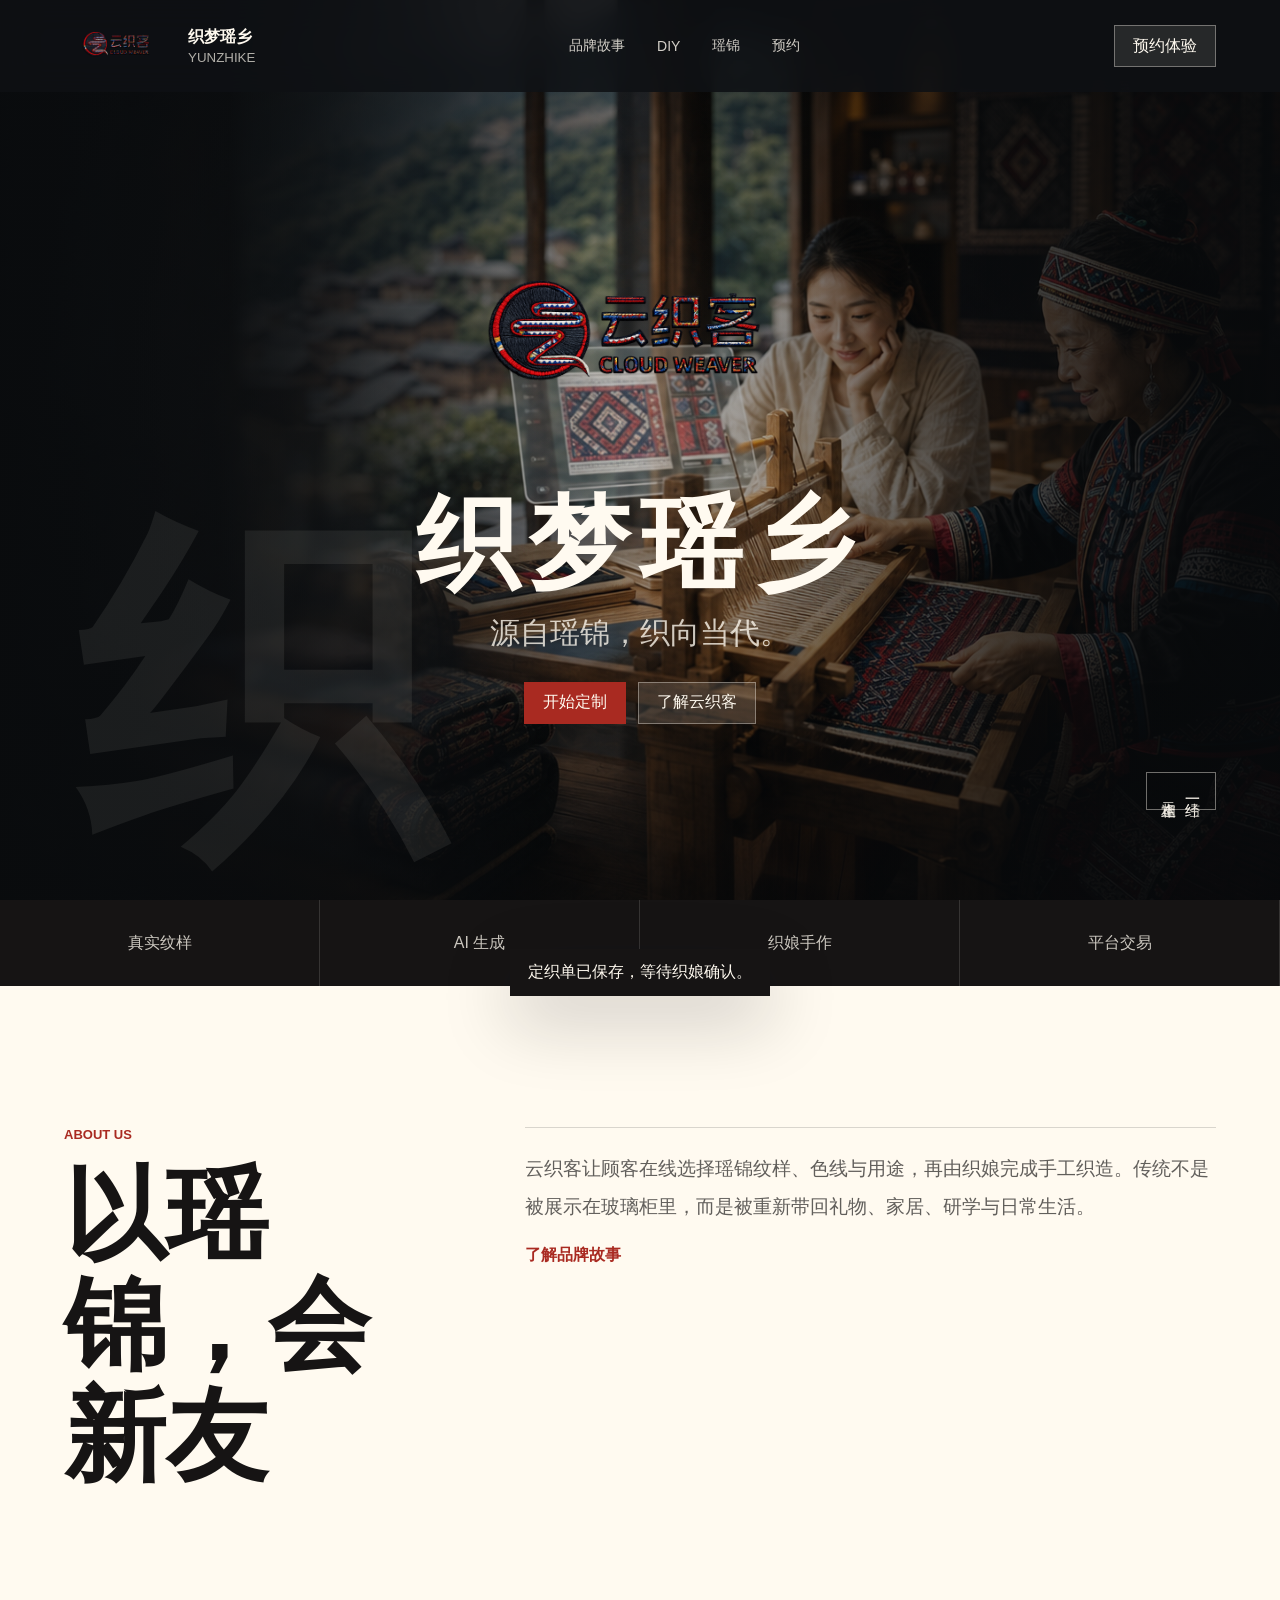
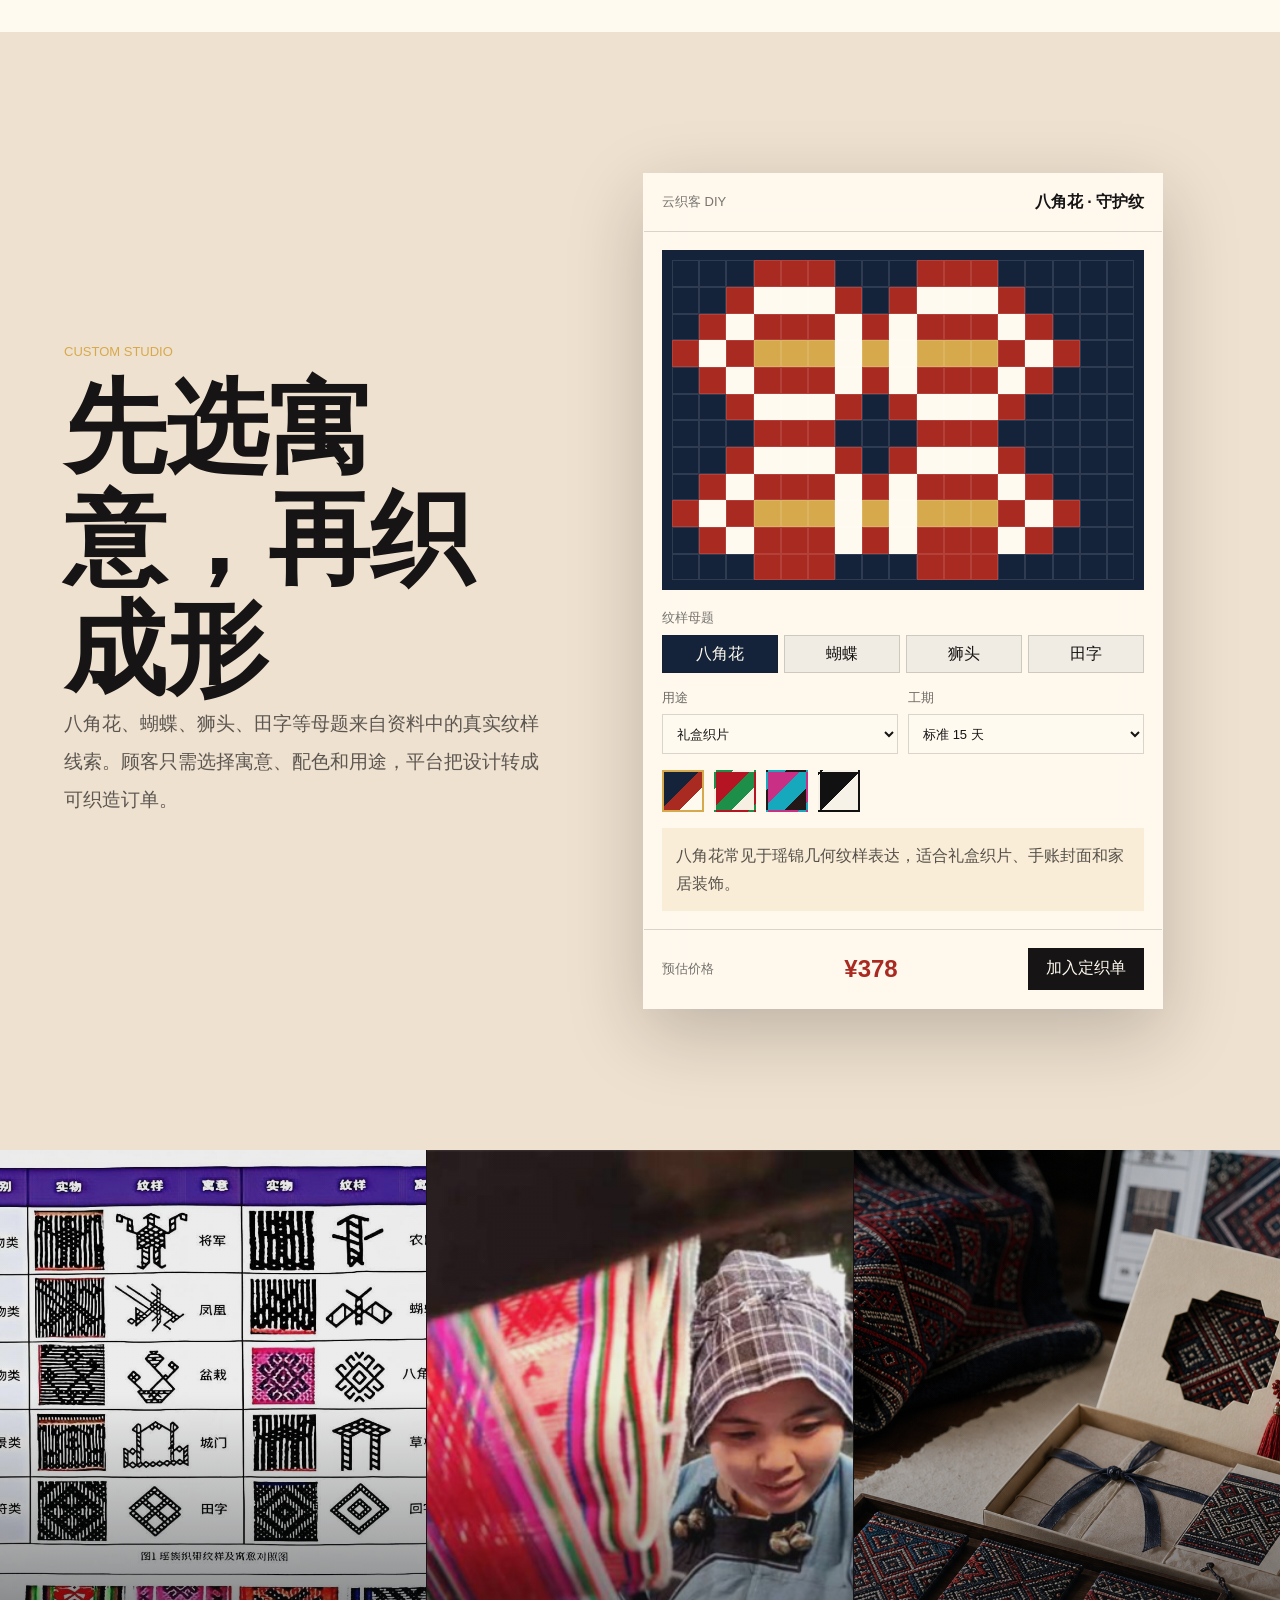
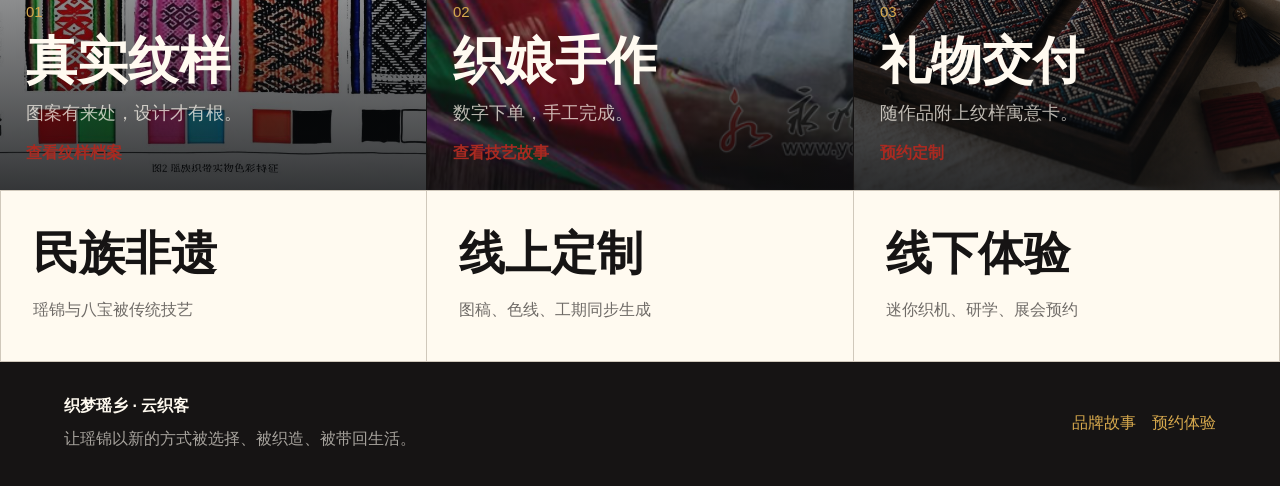
<file: index.html>
<!doctype html>
<html lang="zh-CN">
  <head>
    <meta charset="UTF-8" />
    <meta name="viewport" content="width=device-width, initial-scale=1.0" />
    <title>织梦瑶乡 · 云织客</title>
    <link rel="stylesheet" href="./styles.css" />
  </head>
  <body class="home-page">
    <header class="topbar solid">
      <a class="brand image-brand" href="./index.html" aria-label="云织客首页">
        <img src="./assets/logo.png" alt="云织客新品牌 logo" />
        <span><strong>织梦瑶乡</strong><small>YUNZHIKE</small></span>
      </a>
      <nav class="nav-links" aria-label="页面导航">
        <a href="./promotion.html">品牌故事</a>
        <a href="#designer">DIY</a>
        <a href="#craft">瑶锦</a>
        <a href="./reserve.html">预约</a>
      </nav>
      <a class="ghost-link" href="./reserve.html">预约体验</a>
    </header>

    <main>
      <section class="brand-hero">
        <img src="./assets/hero-yunjike.png" alt="瑶乡工坊中织娘正在织造瑶锦" />
        <div class="brand-veil"></div>
        <div class="hero-symbol">织</div>
        <div class="brand-hero-copy">
          <div class="hero-logo-frame">
            <img src="./assets/logo.png" alt="云织客新品牌 logo" />
          </div>
          <h1>织梦瑶乡</h1>
          <p>源自瑶锦，织向当代。</p>
          <div class="hero-actions">
            <a class="primary-action" href="#designer">开始定制</a>
            <a class="secondary-action" href="./promotion.html">了解云织客</a>
          </div>
        </div>
        <div class="vertical-seal">一经一纬<br />云上相逢</div>
      </section>

      <section class="brand-strip" aria-label="品牌关键词">
        <span>真实纹样</span>
        <span>AI 生成</span>
        <span>织娘手作</span>
        <span>平台交易</span>
      </section>

      <section class="chagee-section" id="about">
        <div class="orient-title">
          <p>ABOUT US</p>
          <h2>以瑶锦，会新友</h2>
        </div>
        <div class="orient-copy">
          <p>云织客让顾客在线选择瑶锦纹样、色线与用途，再由织娘完成手工织造。传统不是被展示在玻璃柜里，而是被重新带回礼物、家居、研学与日常生活。</p>
          <a href="./promotion.html">了解品牌故事</a>
        </div>
      </section>

      <section class="home-showcase" id="designer">
        <div class="showcase-copy">
          <p class="eyebrow">CUSTOM STUDIO</p>
          <h2>先选寓意，再织成形</h2>
          <p>八角花、蝴蝶、狮头、田字等母题来自资料中的真实纹样线索。顾客只需选择寓意、配色和用途，平台把设计转成可织造订单。</p>
        </div>
        <aside class="designer-panel inline-panel" aria-label="瑶织锦 DIY 定制面板">
          <div class="panel-head"><span>云织客 DIY</span><strong id="designName">八角花 · 守护纹</strong></div>
          <div class="loom-preview"><div class="woven-grid" id="wovenGrid"></div></div>
          <div class="control-block">
            <span class="control-label">纹样母题</span>
            <div class="segmented" role="group" aria-label="选择纹样">
              <button class="active" data-pattern="flower">八角花</button>
              <button data-pattern="butterfly">蝴蝶</button>
              <button data-pattern="lion">狮头</button>
              <button data-pattern="field">田字</button>
            </div>
          </div>
          <div class="control-row">
            <label>用途<select id="useSelect"><option value="38">香包挂件</option><option value="90" selected>礼盒织片</option><option value="160">家居挂画</option></select></label>
            <label>工期<select id="timeSelect"><option value="0">标准 15 天</option><option value="80">加急 7 天</option><option value="150">展会急单 3 天</option></select></label>
          </div>
          <div class="swatches" aria-label="选择配色">
            <button class="swatch active" data-palette="classic" aria-label="靛蓝朱红"></button>
            <button class="swatch green" data-palette="spring" aria-label="红绿生机"></button>
            <button class="swatch cyan" data-palette="festival" aria-label="玫红青蓝"></button>
            <button class="swatch ink" data-palette="ink" aria-label="黑白古纹"></button>
          </div>
          <div class="design-note" id="designNote">八角花常见于瑶锦几何纹样表达，适合礼盒织片、手账封面和家居装饰。</div>
          <div class="checkout-strip"><span>预估价格</span><strong id="price">¥418</strong><button id="saveDesign">加入定织单</button></div>
        </aside>
      </section>

      <section class="visual-chapters" id="craft">
        <article>
          <img src="./assets/pattern-reference.jpg" alt="资料中的瑶锦纹样图谱" />
          <div><span>01</span><h2>真实纹样</h2><p>图案有来处，设计才有根。</p><a href="./promotion.html#archive">查看纹样档案</a></div>
        </article>
        <article>
          <img src="./assets/sourced/jianghua-weaving.png" alt="织娘织造瑶锦" />
          <div><span>02</span><h2>织娘手作</h2><p>数字下单，手工完成。</p><a href="./promotion.html#craft-story">查看技艺故事</a></div>
        </article>
        <article>
          <img src="./assets/promo-product.png" alt="瑶锦定制礼盒" />
          <div><span>03</span><h2>礼物交付</h2><p>随作品附上纹样寓意卡。</p><a href="./reserve.html">预约定制</a></div>
        </article>
      </section>

      <section class="impact-band">
        <div><strong>民族非遗</strong><span>瑶锦与八宝被传统技艺</span></div>
        <div><strong>线上定制</strong><span>图稿、色线、工期同步生成</span></div>
        <div><strong>线下体验</strong><span>迷你织机、研学、展会预约</span></div>
      </section>
    </main>

    <footer class="site-footer">
      <div><strong>织梦瑶乡 · 云织客</strong><p>让瑶锦以新的方式被选择、被织造、被带回生活。</p></div>
      <div class="footer-links"><a href="./promotion.html">品牌故事</a><a href="./reserve.html">预约体验</a></div>
    </footer>
    <div class="toast" id="toast" role="status" aria-live="polite">定织单已保存，等待织娘确认。</div>
    <script src="./script.js"></script>
  </body>
</html>
</file>
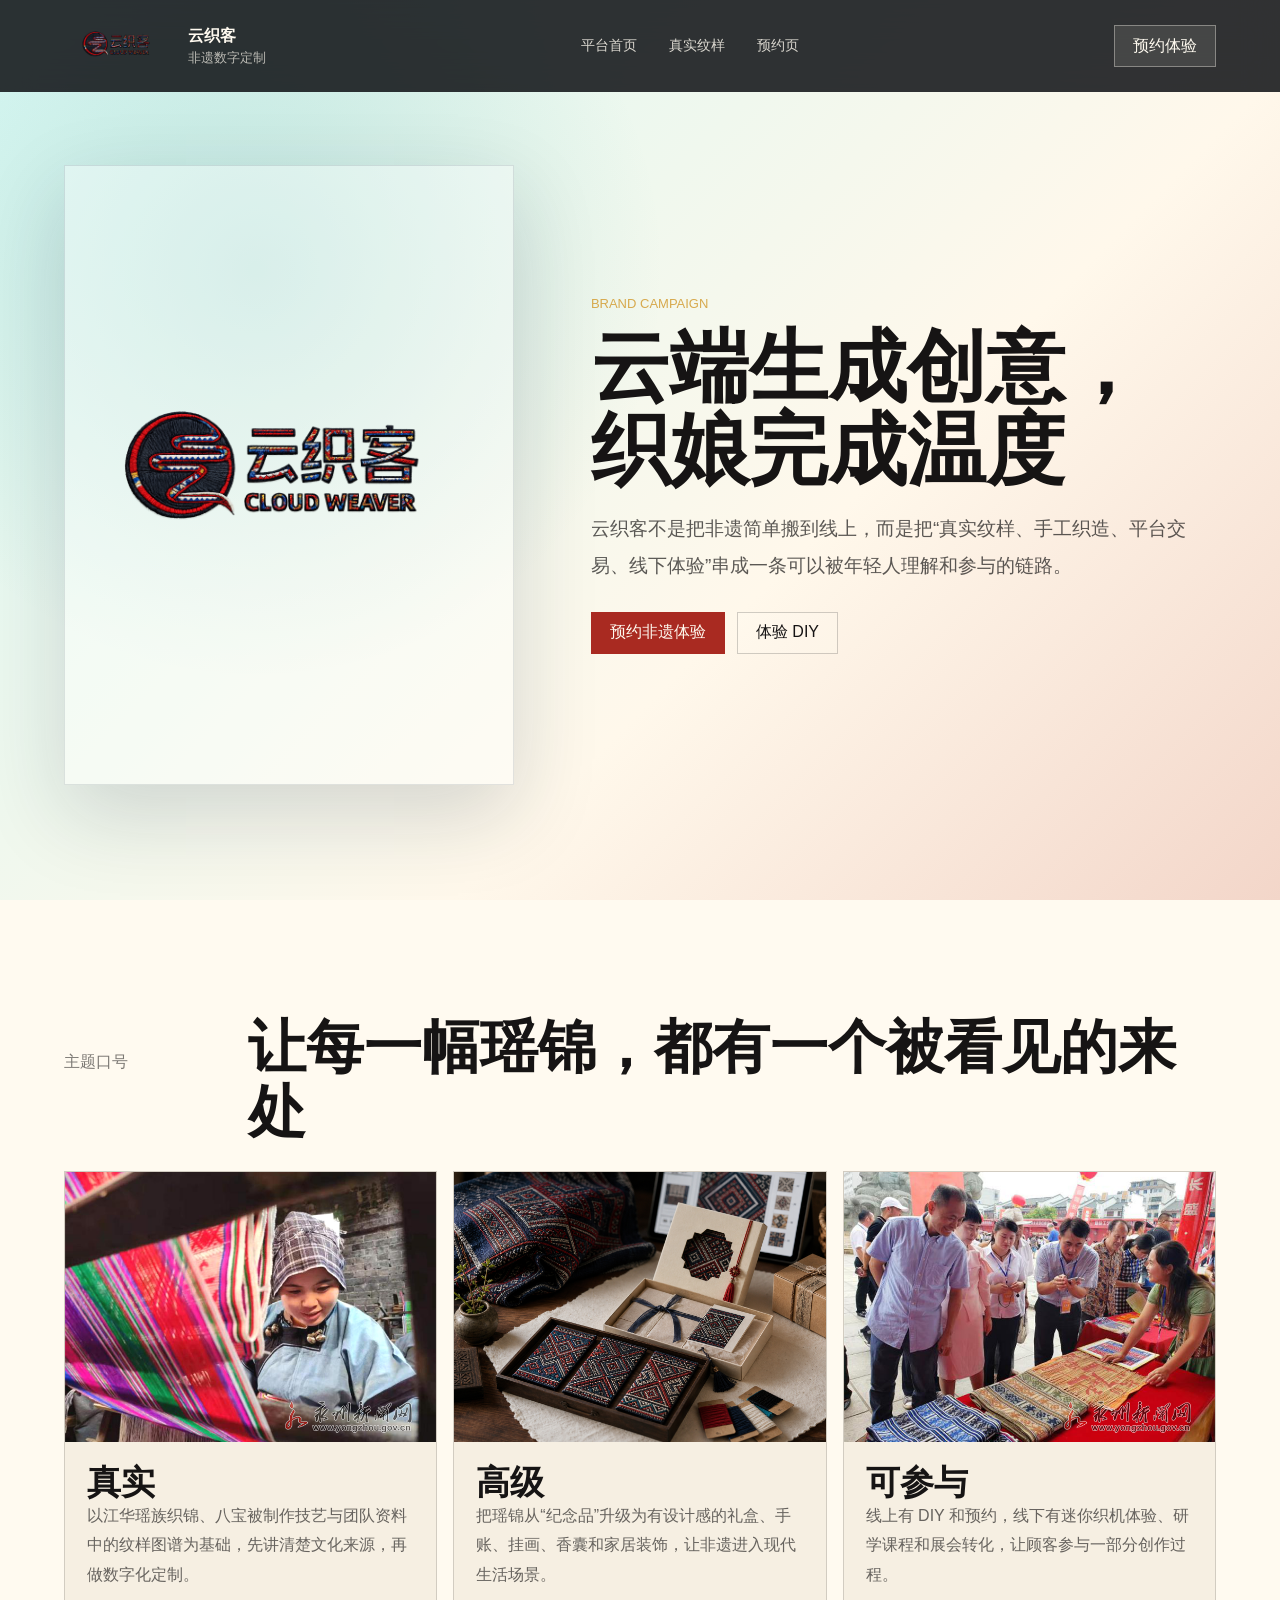
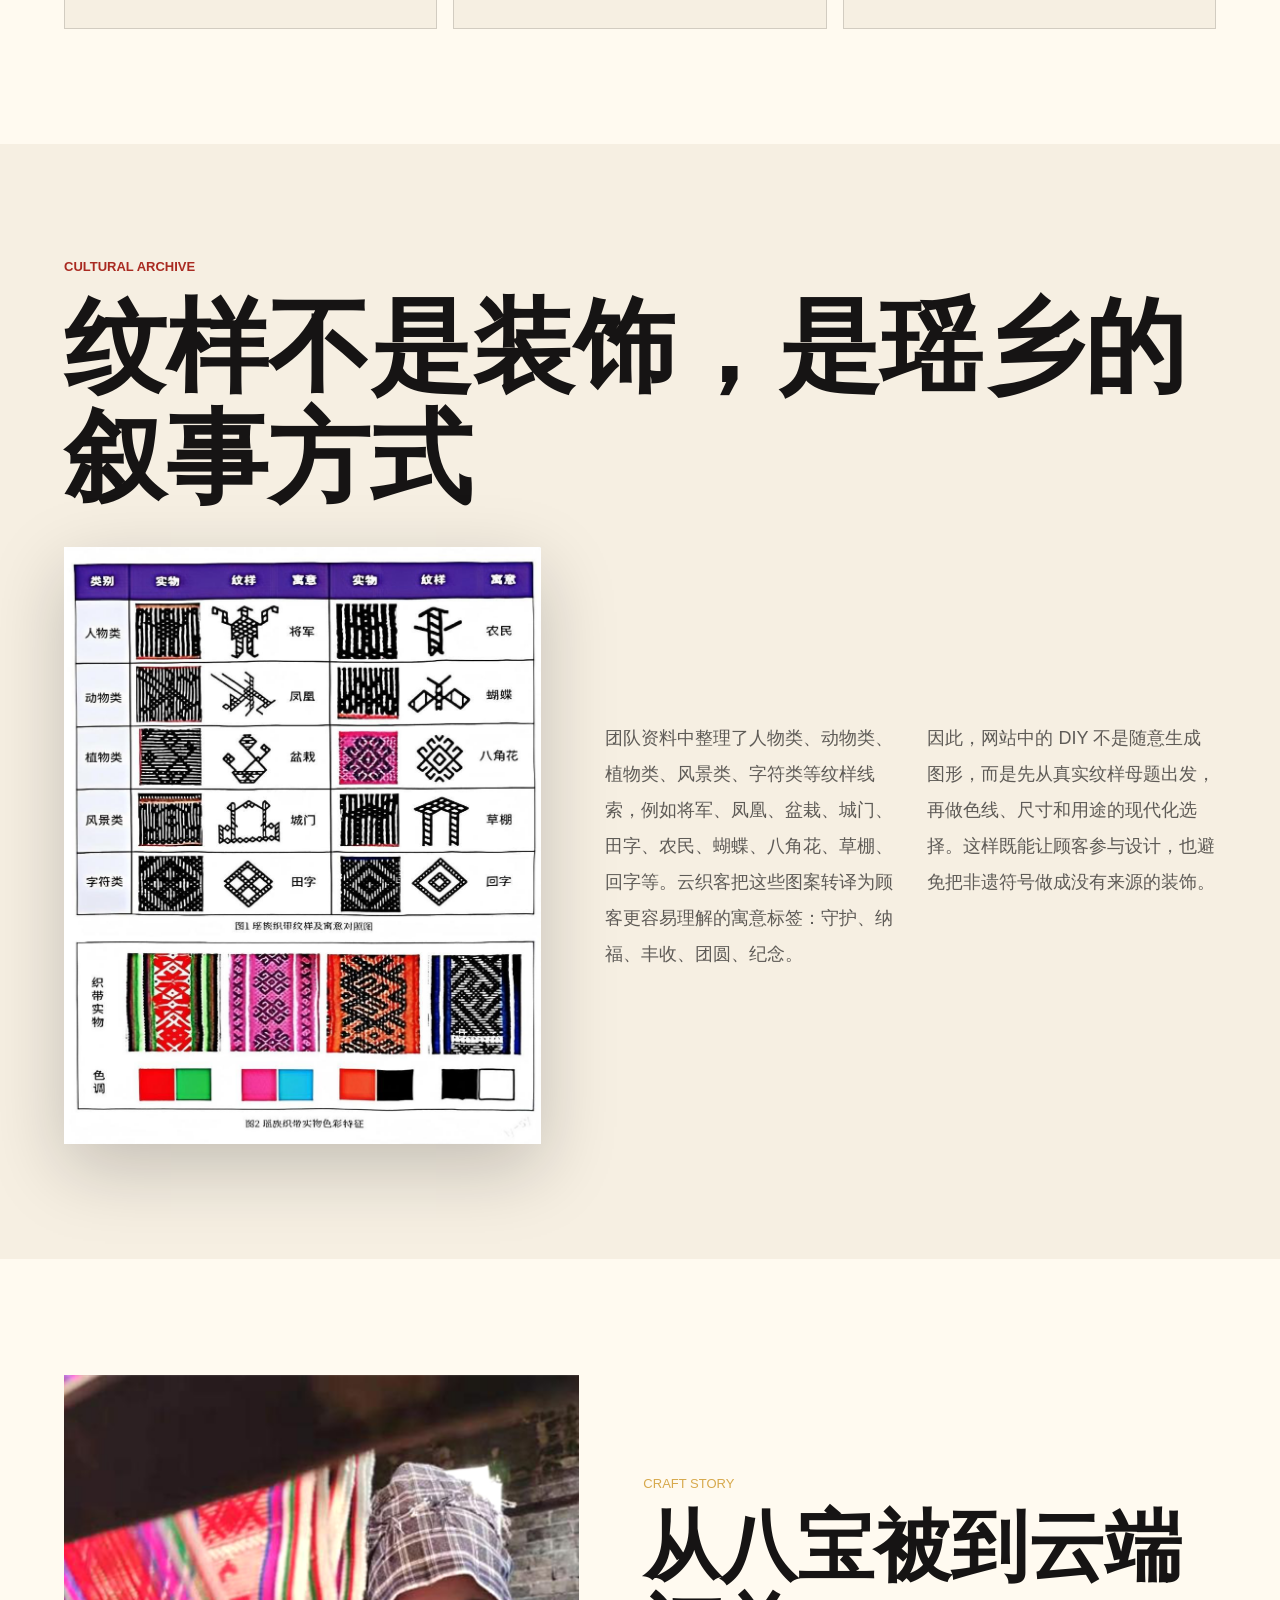
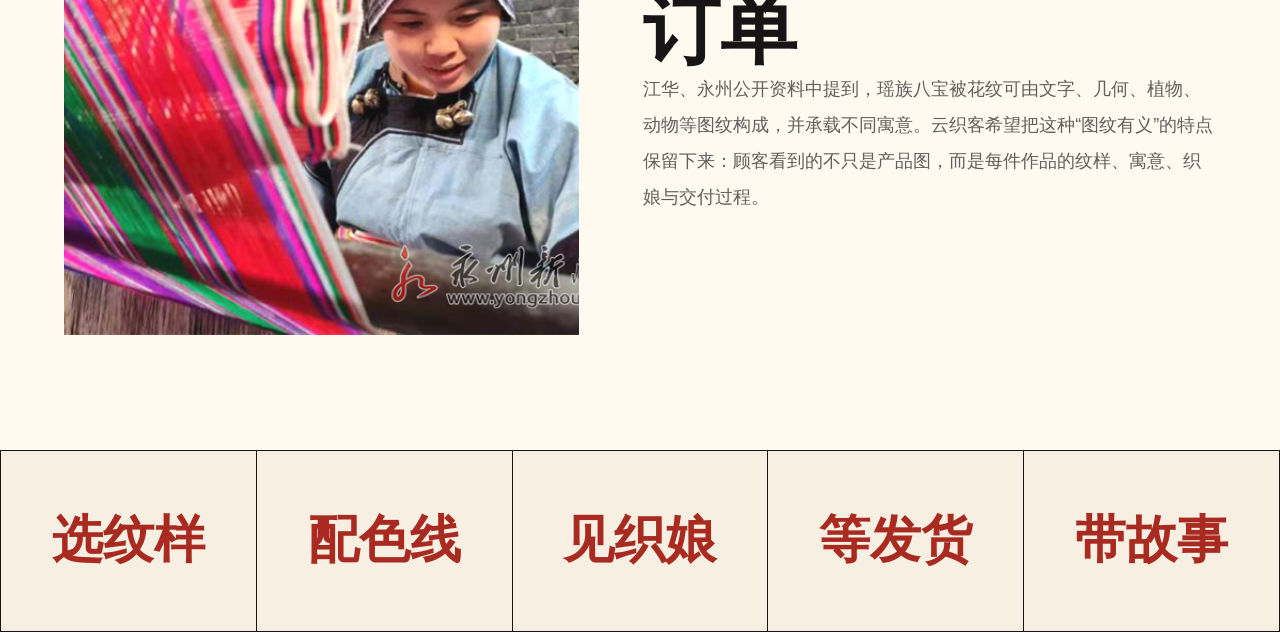
<file: promotion.html>
<!doctype html>
<html lang="zh-CN">
  <head>
    <meta charset="UTF-8" />
    <meta name="viewport" content="width=device-width, initial-scale=1.0" />
    <title>云织客 · 品牌宣传页</title>
    <link rel="stylesheet" href="./styles.css" />
  </head>
  <body class="promo-page">
    <header class="topbar solid">
      <a class="brand image-brand" href="./index.html"><img src="./assets/logo.png" alt="云织客新品牌 logo" /><span><strong>云织客</strong><small>非遗数字定制</small></span></a>
      <nav class="nav-links"><a href="./index.html">平台首页</a><a href="./index.html#real-patterns">真实纹样</a><a href="./reserve.html">预约页</a></nav>
      <a class="ghost-link" href="./reserve.html">预约体验</a>
    </header>

    <main>
      <section class="promo-hero">
        <div class="promo-logo-stage">
          <img src="./assets/logo.png" alt="云织客新品牌 logo 主视觉" />
        </div>
        <div class="promo-copy">
          <p class="eyebrow">Brand Campaign</p>
          <h1>云端生成创意，织娘完成温度</h1>
          <p>云织客不是把非遗简单搬到线上，而是把“真实纹样、手工织造、平台交易、线下体验”串成一条可以被年轻人理解和参与的链路。</p>
          <div class="hero-actions"><a class="primary-action" href="./reserve.html">预约非遗体验</a><a class="secondary-action" href="./index.html#designer">体验 DIY</a></div>
        </div>
      </section>

      <section class="section campaign-section">
        <div class="campaign-line">
          <span>主题口号</span>
          <strong>让每一幅瑶锦，都有一个被看见的来处</strong>
        </div>
        <div class="campaign-grid">
          <article><img src="./assets/sourced/jianghua-weaving.png" alt="织娘织造八宝被" /><h2>真实</h2><p>以江华瑶族织锦、八宝被制作技艺与团队资料中的纹样图谱为基础，先讲清楚文化来源，再做数字化定制。</p></article>
          <article><img src="./assets/promo-product.png" alt="瑶锦定制礼盒宣传图" /><h2>高级</h2><p>把瑶锦从“纪念品”升级为有设计感的礼盒、手账、挂画、香囊和家居装饰，让非遗进入现代生活场景。</p></article>
          <article><img src="./assets/sourced/jianghua-exhibit.png" alt="非遗展示现场" /><h2>可参与</h2><p>线上有 DIY 和预约，线下有迷你织机体验、研学课程和展会转化，让顾客参与一部分创作过程。</p></article>
        </div>
      </section>

      <section class="section archive-section" id="archive">
        <div class="orient-title">
          <p>CULTURAL ARCHIVE</p>
          <h2>纹样不是装饰，是瑶乡的叙事方式</h2>
        </div>
        <div class="archive-layout">
          <img src="./assets/pattern-reference.jpg" alt="团队资料中的瑶族织锦纹样图谱" />
          <div class="archive-copy">
            <p>团队资料中整理了人物类、动物类、植物类、风景类、字符类等纹样线索，例如将军、凤凰、盆栽、城门、田字、农民、蝴蝶、八角花、草棚、回字等。云织客把这些图案转译为顾客更容易理解的寓意标签：守护、纳福、丰收、团圆、纪念。</p>
            <p>因此，网站中的 DIY 不是随意生成图形，而是先从真实纹样母题出发，再做色线、尺寸和用途的现代化选择。这样既能让顾客参与设计，也避免把非遗符号做成没有来源的装饰。</p>
          </div>
        </div>
      </section>

      <section class="section craft-story" id="craft-story">
        <div class="story-panel">
          <img src="./assets/sourced/jianghua-weaving.png" alt="江华瑶族织锦织造现场" />
          <div>
            <p class="eyebrow">CRAFT STORY</p>
            <h2>从八宝被到云端订单</h2>
            <p>江华、永州公开资料中提到，瑶族八宝被花纹可由文字、几何、植物、动物等图纹构成，并承载不同寓意。云织客希望把这种“图纹有义”的特点保留下来：顾客看到的不只是产品图，而是每件作品的纹样、寓意、织娘与交付过程。</p>
          </div>
        </div>
      </section>

      <section class="section slogan-wall">
        <p>选纹样</p><p>配色线</p><p>见织娘</p><p>等发货</p><p>带故事</p>
      </section>
    </main>
  </body>
</html>
</file>
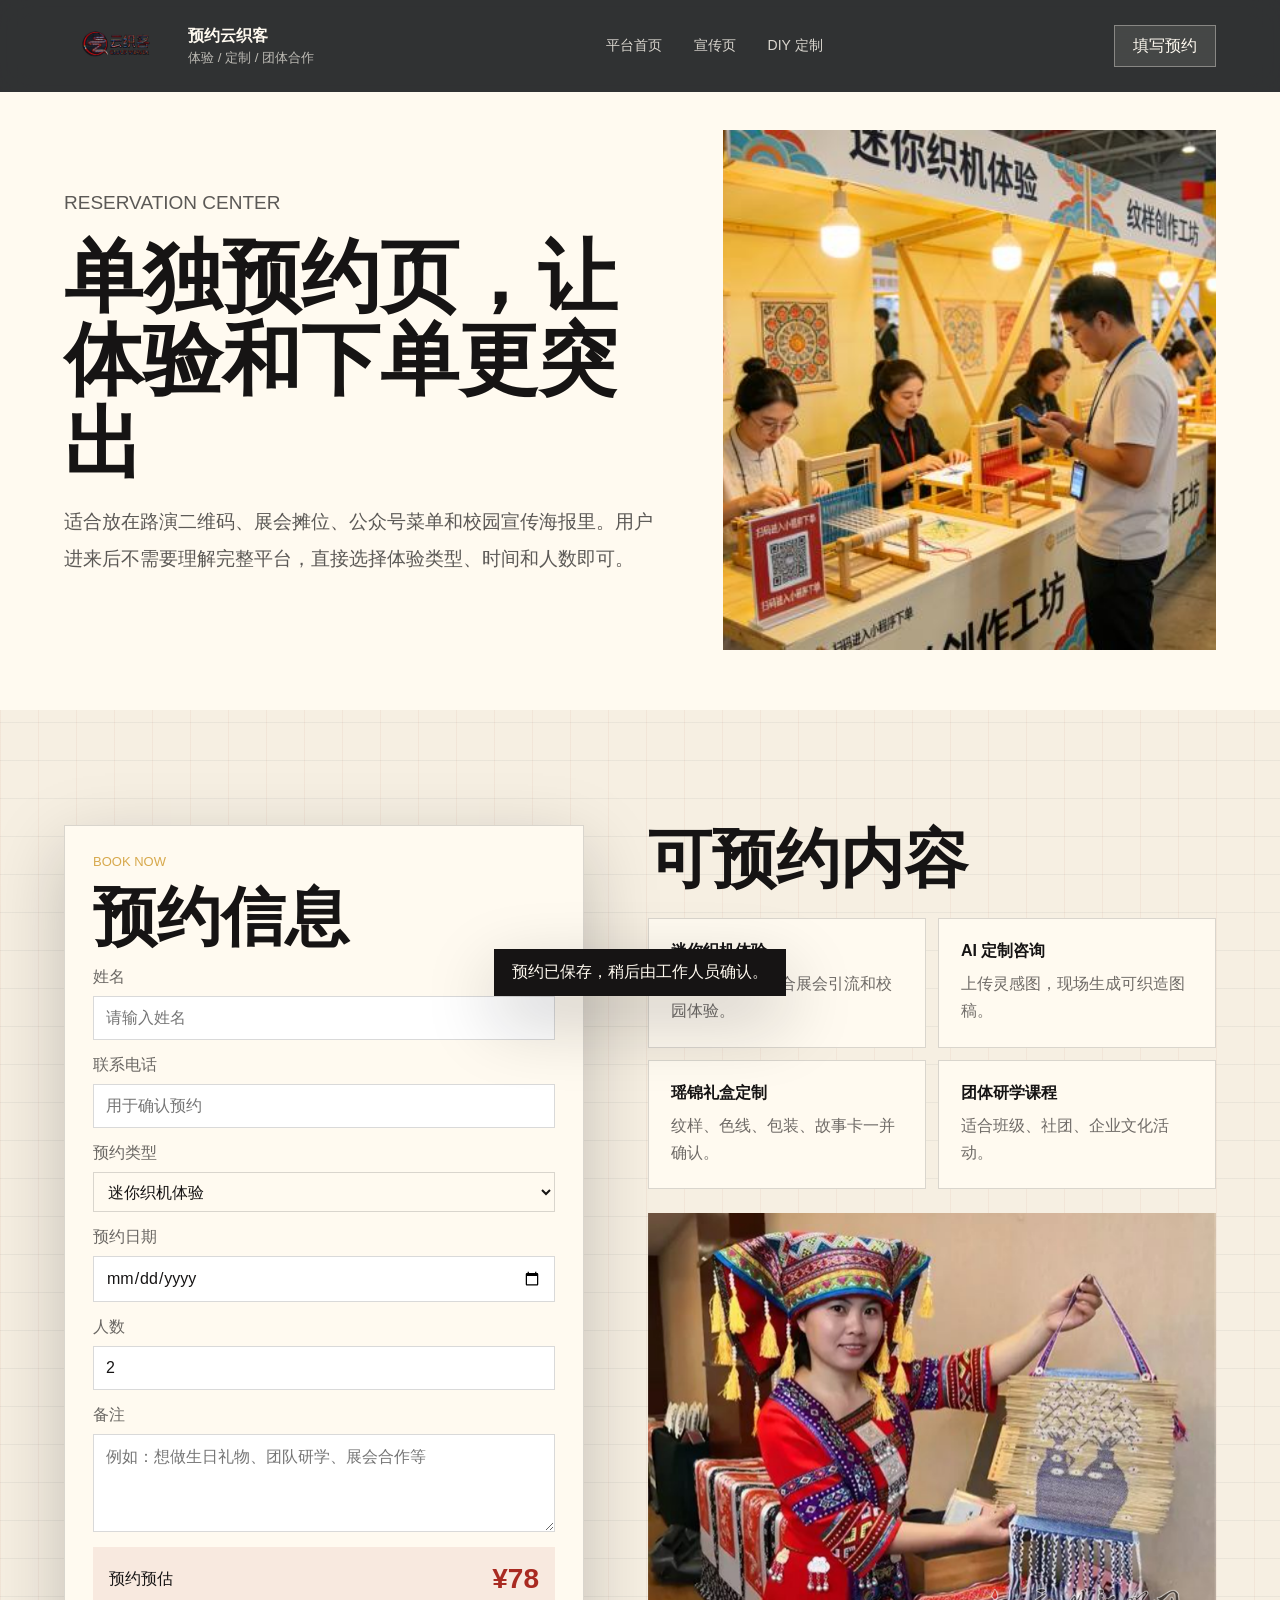
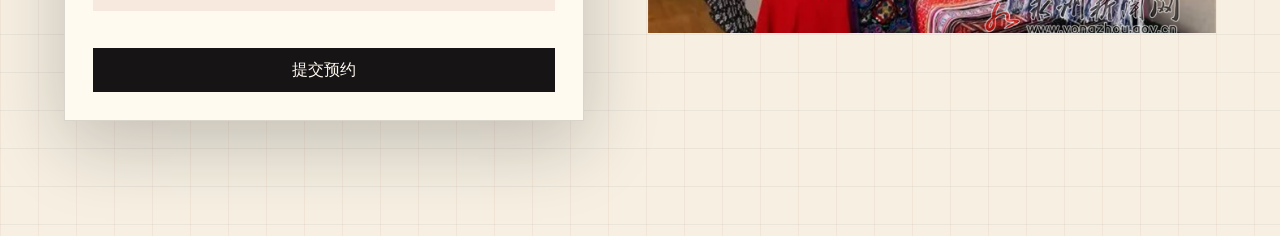
<file: reserve.html>
<!doctype html>
<html lang="zh-CN">
  <head>
    <meta charset="UTF-8" />
    <meta name="viewport" content="width=device-width, initial-scale=1.0" />
    <title>云织客 · 预约页面</title>
    <link rel="stylesheet" href="./styles.css" />
  </head>
  <body>
    <header class="topbar solid">
      <a class="brand image-brand" href="./index.html"><img src="./assets/logo.png" alt="云织客新品牌 logo" /><span><strong>预约云织客</strong><small>体验 / 定制 / 团体合作</small></span></a>
      <nav class="nav-links"><a href="./index.html">平台首页</a><a href="./promotion.html">宣传页</a><a href="./index.html#designer">DIY 定制</a></nav>
      <a class="ghost-link" href="#reserveForm">填写预约</a>
    </header>

    <main>
      <section class="reserve-hero">
        <div>
          <p class="eyebrow">Reservation Center</p>
          <h1>单独预约页，让体验和下单更突出</h1>
          <p>适合放在路演二维码、展会摊位、公众号菜单和校园宣传海报里。用户进来后不需要理解完整平台，直接选择体验类型、时间和人数即可。</p>
        </div>
        <img src="./assets/workshop-market.jpg" alt="非遗展会互动体验摊位" />
      </section>

      <section class="section reservation-layout">
        <form class="reserve-form" id="reserveForm">
          <div class="form-head">
            <p class="eyebrow">Book Now</p>
            <h2>预约信息</h2>
          </div>
          <label>姓名<input id="guestName" required placeholder="请输入姓名" /></label>
          <label>联系电话<input id="guestPhone" required placeholder="用于确认预约" /></label>
          <label>预约类型<select id="reserveType"><option value="39">迷你织机体验</option><option value="99">AI 定制咨询</option><option value="199">瑶锦礼盒定制</option><option value="499">团体研学课程</option></select></label>
          <label>预约日期<input id="reserveDate" type="date" required /></label>
          <label>人数<input id="reservePeople" type="number" min="1" max="50" value="2" /></label>
          <label>备注<textarea id="reserveNote" rows="4" placeholder="例如：想做生日礼物、团队研学、展会合作等"></textarea></label>
          <div class="reserve-total"><span>预约预估</span><strong id="reservePrice">¥78</strong></div>
          <button class="ink-action full" type="submit">提交预约</button>
        </form>

        <aside class="reserve-side">
          <h2>可预约内容</h2>
          <div class="slot-list">
            <div><strong>迷你织机体验</strong><span>30-45 分钟，适合展会引流和校园体验。</span></div>
            <div><strong>AI 定制咨询</strong><span>上传灵感图，现场生成可织造图稿。</span></div>
            <div><strong>瑶锦礼盒定制</strong><span>纹样、色线、包装、故事卡一并确认。</span></div>
            <div><strong>团体研学课程</strong><span>适合班级、社团、企业文化活动。</span></div>
          </div>
          <img src="./assets/sourced/jianghua-work.png" alt="瑶锦研学体验现场" />
        </aside>
      </section>
    </main>
    <div class="toast" id="toast" role="status" aria-live="polite">预约已保存，稍后由工作人员确认。</div>
    <script src="./script.js"></script>
  </body>
</html>
</file>
<file: styles.css>
:root {
  --ink: #161414;
  --paper: #f6efe2;
  --ivory: #fffaf0;
  --red: #a92a21;
  --indigo: #15233a;
  --teal: #1c8f8b;
  --gold: #d7a94d;
  --moss: #5b7a42;
  --line: rgba(22, 20, 20, 0.16);
  --shadow: 0 24px 70px rgba(17, 18, 22, 0.22);
}

/* Brand-home redesign inspired by premium new-Chinese official sites. */
.home-page {
  background: #f4eadb;
}

.brand-hero {
  position: relative;
  min-height: 100vh;
  overflow: hidden;
  display: grid;
  place-items: center;
  padding: 120px clamp(18px, 5vw, 70px) 70px;
  color: var(--ivory);
  text-align: center;
}

.brand-hero > img,
.brand-veil {
  position: absolute;
  inset: 0;
}

.brand-hero > img {
  width: 100%;
  height: 100%;
  object-fit: cover;
  z-index: -2;
}

.brand-veil {
  z-index: -1;
  background:
    radial-gradient(circle at 50% 45%, rgba(255, 250, 240, 0.04), rgba(8, 10, 12, 0.34) 34%, rgba(8, 10, 12, 0.74) 76%),
    linear-gradient(90deg, rgba(8, 10, 12, 0.74), rgba(8, 10, 12, 0.1), rgba(8, 10, 12, 0.72));
}

.hero-symbol {
  position: absolute;
  inset: auto auto 7vh 6vw;
  color: rgba(255, 250, 240, 0.07);
  font-size: clamp(180px, 28vw, 420px);
  line-height: 0.8;
  font-weight: 900;
}

.brand-hero-copy {
  position: relative;
  display: flex;
  width: min(980px, 100%);
  max-width: 980px;
  flex-direction: column;
  align-items: center;
}

.hero-logo-frame {
  width: min(340px, 52vw);
}

.hero-logo-frame img {
  display: block;
  width: 100%;
  height: auto;
  object-fit: contain;
}

.brand-hero-copy h1 {
  margin: 44px 0 22px;
  font-size: clamp(64px, 8vw, 112px);
  line-height: 0.92;
  letter-spacing: 0.1em;
  font-weight: 800;
  text-shadow: 0 10px 32px rgba(0, 0, 0, 0.28);
}

.brand-hero-copy p:not(.eyebrow):not(.hero-kicker) {
  margin-bottom: 0;
  color: rgba(255, 250, 240, 0.78);
  font-size: clamp(20px, 2.4vw, 30px);
}

.brand-hero-copy .hero-actions {
  justify-content: center;
}

.vertical-seal {
  position: absolute;
  right: clamp(18px, 5vw, 70px);
  bottom: 10vh;
  padding: 18px 10px;
  border: 1px solid rgba(255, 250, 240, 0.42);
  color: rgba(255, 250, 240, 0.78);
  font-size: 15px;
  line-height: 1.6;
  writing-mode: vertical-rl;
}

.brand-strip {
  display: grid;
  grid-template-columns: repeat(4, 1fr);
  background: var(--ink);
  color: var(--ivory);
}

.brand-strip span {
  display: grid;
  place-items: center;
  min-height: 86px;
  border-right: 1px solid rgba(255, 250, 240, 0.14);
  color: rgba(255, 250, 240, 0.78);
}

.chagee-section,
.home-showcase {
  display: grid;
  gap: clamp(28px, 8vw, 120px);
  padding: clamp(76px, 11vw, 150px) clamp(18px, 5vw, 70px);
}

.chagee-section {
  grid-template-columns: minmax(260px, 0.52fr) minmax(0, 1fr);
  background: var(--ivory);
}

.home-showcase {
  grid-template-columns: minmax(0, 0.9fr) minmax(360px, 520px);
  align-items: center;
  background: #efe1cf;
}

.orient-title {
  display: grid;
  gap: 18px;
  align-content: start;
}

.orient-title p {
  margin: 0;
  color: var(--red);
  font-size: 13px;
  font-weight: 700;
}

.orient-title h2,
.showcase-copy h2 {
  font-size: clamp(42px, 8vw, 104px);
}

.orient-copy {
  max-width: 760px;
  padding-top: 22px;
  border-top: 1px solid var(--line);
}

.orient-copy p,
.showcase-copy p:not(.eyebrow) {
  color: rgba(22, 20, 20, 0.68);
  font-size: 19px;
  line-height: 2;
}

.orient-copy a,
.visual-chapters a {
  color: var(--red);
  font-weight: 700;
}

.showcase-copy {
  max-width: 720px;
}

.visual-chapters {
  display: grid;
  grid-template-columns: repeat(3, 1fr);
  gap: 1px;
  background: var(--ink);
}

.visual-chapters article {
  position: relative;
  min-height: 640px;
  overflow: hidden;
  color: var(--ivory);
}

.visual-chapters img {
  position: absolute;
  inset: 0;
  width: 100%;
  height: 100%;
  object-fit: cover;
  transition: transform 0.5s ease;
}

.visual-chapters article:hover img {
  transform: scale(1.04);
}

.visual-chapters article::after {
  content: "";
  position: absolute;
  inset: 0;
  background: linear-gradient(0deg, rgba(8, 10, 12, 0.82), rgba(8, 10, 12, 0.08) 62%);
}

.visual-chapters div {
  position: absolute;
  left: 26px;
  right: 26px;
  bottom: 26px;
  z-index: 1;
}

.visual-chapters span {
  color: var(--gold);
  font-size: 15px;
}

.visual-chapters h2 {
  margin: 12px 0;
  font-size: clamp(32px, 4vw, 58px);
}

.visual-chapters p {
  color: rgba(255, 250, 240, 0.72);
  font-size: 18px;
}

.impact-band {
  display: grid;
  grid-template-columns: repeat(3, 1fr);
  gap: 1px;
  background: var(--line);
  padding: 1px;
}

.impact-band div {
  display: grid;
  gap: 8px;
  min-height: 170px;
  padding: 32px;
  background: var(--ivory);
}

.impact-band strong {
  font-size: clamp(26px, 4vw, 46px);
}

.impact-band span {
  color: rgba(22, 20, 20, 0.62);
}

.archive-section {
  background: var(--paper);
}

.archive-layout {
  display: grid;
  grid-template-columns: minmax(320px, 0.78fr) minmax(0, 1fr);
  gap: clamp(28px, 5vw, 70px);
  align-items: center;
  margin-top: 34px;
}

.archive-layout img {
  width: 100%;
  max-height: 720px;
  object-fit: cover;
  box-shadow: var(--shadow);
}

.archive-copy {
  columns: 2;
  column-gap: 34px;
}

.archive-copy p,
.story-panel p:not(.eyebrow) {
  color: rgba(22, 20, 20, 0.68);
  font-size: 18px;
  line-height: 2;
}

.craft-story {
  background: var(--ivory);
}

.story-panel {
  display: grid;
  grid-template-columns: minmax(320px, 0.9fr) minmax(0, 1fr);
  gap: clamp(28px, 5vw, 70px);
  align-items: center;
}

.story-panel img {
  width: 100%;
  height: 560px;
  object-fit: cover;
}

.story-panel h2 {
  font-size: clamp(38px, 6vw, 82px);
}

@media (max-width: 980px) {
  .chagee-section,
  .home-showcase,
  .archive-layout,
  .story-panel,
  .visual-chapters,
  .impact-band {
    grid-template-columns: 1fr;
  }

  .visual-chapters article {
    min-height: 520px;
  }

  .archive-copy {
    columns: 1;
  }
}

@media (max-width: 620px) {
  .brand-hero {
    text-align: center;
    place-items: center;
  }

  .brand-hero-copy {
    align-items: center;
  }

  .hero-logo-frame {
    width: min(240px, 62vw);
  }

  .brand-hero-copy h1 {
    margin-top: 30px;
    font-size: clamp(52px, 16vw, 72px);
    letter-spacing: 0.06em;
  }

  .brand-hero-copy .hero-actions {
    justify-content: center;
  }

  .brand-strip {
    grid-template-columns: 1fr;
  }

  .vertical-seal {
    display: none;
  }
}

* {
  box-sizing: border-box;
}

html {
  scroll-behavior: smooth;
}

body {
  margin: 0;
  background:
    linear-gradient(90deg, rgba(169, 42, 33, 0.05) 1px, transparent 1px),
    linear-gradient(180deg, rgba(21, 35, 58, 0.05) 1px, transparent 1px),
    var(--paper);
  background-size: 38px 38px;
  color: var(--ink);
  font-family: "PingFang SC", "Microsoft YaHei", Arial, sans-serif;
}

a {
  color: inherit;
  text-decoration: none;
}

button,
select {
  font: inherit;
}

.topbar {
  position: fixed;
  top: 0;
  left: 0;
  right: 0;
  z-index: 20;
  display: flex;
  align-items: center;
  justify-content: space-between;
  gap: 24px;
  padding: 18px clamp(18px, 5vw, 70px);
  color: var(--ivory);
  background: linear-gradient(180deg, rgba(10, 12, 14, 0.76), rgba(10, 12, 14, 0.18));
  backdrop-filter: blur(16px);
}

.brand {
  display: flex;
  align-items: center;
  gap: 12px;
  min-width: 160px;
}

.brand-mark {
  display: grid;
  place-items: center;
  width: 38px;
  height: 38px;
  border: 1px solid rgba(255, 250, 240, 0.46);
  background: rgba(169, 42, 33, 0.72);
}

.brand strong,
.brand small {
  display: block;
}

.brand small {
  margin-top: 2px;
  color: rgba(255, 250, 240, 0.68);
}

.nav-links {
  display: flex;
  align-items: center;
  justify-content: center;
  gap: clamp(14px, 2.5vw, 34px);
  font-size: 14px;
  color: rgba(255, 250, 240, 0.82);
}

.ghost-link,
.primary-action,
.secondary-action,
#saveDesign {
  display: inline-flex;
  align-items: center;
  justify-content: center;
  min-height: 42px;
  padding: 0 18px;
  border: 1px solid rgba(255, 250, 240, 0.36);
  background: rgba(255, 250, 240, 0.1);
  color: var(--ivory);
}

.hero {
  position: relative;
  min-height: 100vh;
  overflow: hidden;
  display: grid;
  grid-template-columns: minmax(0, 1fr) minmax(360px, 470px);
  align-items: end;
  gap: clamp(24px, 5vw, 70px);
  padding: 112px clamp(18px, 5vw, 70px) 54px;
  color: var(--ivory);
}

.hero > img {
  position: absolute;
  inset: 0;
  width: 100%;
  height: 100%;
  object-fit: cover;
  z-index: -2;
}

.hero-scrim {
  position: absolute;
  inset: 0;
  z-index: -1;
  background:
    linear-gradient(90deg, rgba(8, 10, 12, 0.86) 0%, rgba(8, 10, 12, 0.6) 34%, rgba(8, 10, 12, 0.14) 74%),
    linear-gradient(0deg, rgba(8, 10, 12, 0.54), transparent 42%);
}

.hero-content {
  max-width: 700px;
  padding-bottom: 42px;
}

.eyebrow {
  margin: 0 0 14px;
  color: var(--gold);
  font-size: 13px;
  letter-spacing: 0;
  text-transform: uppercase;
}

h1,
h2,
h3,
p {
  margin-top: 0;
}

h1 {
  margin-bottom: 18px;
  font-size: clamp(54px, 9vw, 116px);
  line-height: 0.95;
  font-weight: 800;
}

.hero-copy {
  max-width: 540px;
  color: rgba(255, 250, 240, 0.78);
  font-size: clamp(17px, 2vw, 22px);
  line-height: 1.75;
}

.hero-actions {
  display: flex;
  flex-wrap: wrap;
  gap: 12px;
  margin-top: 28px;
}

.primary-action {
  border-color: transparent;
  background: var(--red);
}

.secondary-action {
  background: rgba(255, 250, 240, 0.12);
}

.designer-panel {
  align-self: end;
  background: rgba(255, 250, 240, 0.92);
  color: var(--ink);
  box-shadow: var(--shadow);
  border: 1px solid rgba(255, 250, 240, 0.42);
  backdrop-filter: blur(18px);
}

.panel-head,
.checkout-strip {
  display: flex;
  align-items: center;
  justify-content: space-between;
  gap: 16px;
  padding: 18px;
  border-bottom: 1px solid var(--line);
}

.panel-head span,
.control-label,
.checkout-strip span,
.feature-photo span {
  color: rgba(22, 20, 20, 0.58);
  font-size: 13px;
}

.loom-preview {
  padding: 18px;
}

.woven-grid {
  display: grid;
  grid-template-columns: repeat(17, 1fr);
  aspect-ratio: 17 / 12;
  overflow: hidden;
  border: 10px solid var(--indigo);
  background: var(--ivory);
  box-shadow: inset 0 0 0 2px rgba(255, 250, 240, 0.7);
}

.cell {
  min-width: 0;
  background: var(--c, var(--ivory));
  border: 1px solid rgba(255, 255, 255, 0.11);
}

.control-block,
.control-row,
.swatches {
  padding: 0 18px 16px;
}

.segmented {
  display: grid;
  grid-template-columns: repeat(4, 1fr);
  gap: 6px;
  margin-top: 8px;
}

.segmented button {
  min-height: 38px;
  border: 1px solid var(--line);
  background: rgba(21, 35, 58, 0.06);
  color: var(--ink);
  cursor: pointer;
}

.segmented button.active {
  background: var(--indigo);
  color: var(--ivory);
}

.control-row {
  display: grid;
  grid-template-columns: 1fr 1fr;
  gap: 10px;
}

.control-row label {
  display: grid;
  gap: 7px;
  color: rgba(22, 20, 20, 0.62);
  font-size: 13px;
}

select {
  width: 100%;
  min-height: 40px;
  border: 1px solid var(--line);
  background: var(--ivory);
  color: var(--ink);
  padding: 0 10px;
}

.swatches {
  display: flex;
  gap: 10px;
}

.swatch {
  width: 42px;
  height: 42px;
  border: 2px solid transparent;
  cursor: pointer;
  background: linear-gradient(135deg, #15233a 0 45%, #a92a21 45% 70%, #fffaf0 70%);
}

.swatch.green {
  background: linear-gradient(135deg, #b51523 0 44%, #1d8f49 44% 70%, #f6efe2 70%);
}

.swatch.cyan {
  background: linear-gradient(135deg, #ca2f86 0 42%, #16a8bd 42% 72%, #231717 72%);
}

.swatch.ink {
  background: linear-gradient(135deg, #111 0 52%, #f7f2e8 52%);
}

.swatch.active {
  border-color: var(--gold);
}

.checkout-strip {
  border-top: 1px solid var(--line);
  border-bottom: 0;
}

.checkout-strip strong {
  font-size: 24px;
  color: var(--red);
}

#saveDesign {
  border: 0;
  background: var(--ink);
  cursor: pointer;
}

.ticker {
  display: grid;
  grid-template-columns: repeat(4, 1fr);
  gap: 1px;
  background: var(--ink);
  color: var(--ivory);
}

.ticker span,
.ticker strong {
  padding: 18px clamp(16px, 3vw, 34px);
  background: var(--ink);
}

.ticker span {
  color: rgba(255, 250, 240, 0.58);
}

.ticker strong {
  color: var(--gold);
}

.section {
  padding: clamp(72px, 9vw, 120px) clamp(18px, 5vw, 70px);
}

.section-title {
  max-width: 780px;
  margin-bottom: 34px;
}

h2 {
  margin-bottom: 0;
  font-size: clamp(32px, 5vw, 64px);
  line-height: 1.08;
}

.reference-grid {
  display: grid;
  grid-template-columns: 1.15fr 0.85fr;
  grid-template-rows: repeat(2, minmax(220px, 1fr));
  gap: 18px;
}

.feature-photo {
  position: relative;
  min-height: 270px;
  overflow: hidden;
  background: var(--ink);
}

.feature-photo.large {
  grid-row: span 2;
}

.feature-photo img,
.artisan-visual img {
  width: 100%;
  height: 100%;
  object-fit: cover;
  display: block;
}

.feature-photo::after {
  content: "";
  position: absolute;
  inset: 0;
  background: linear-gradient(0deg, rgba(12, 13, 16, 0.72), transparent 50%);
}

.feature-photo div {
  position: absolute;
  left: 22px;
  right: 22px;
  bottom: 20px;
  z-index: 1;
  color: var(--ivory);
}

.feature-photo strong {
  display: block;
  margin-top: 8px;
  font-size: clamp(18px, 2vw, 25px);
  line-height: 1.35;
}

.market {
  background: var(--ivory);
}

.flow {
  display: grid;
  grid-template-columns: repeat(4, 1fr);
  gap: 1px;
  background: var(--line);
  border: 1px solid var(--line);
}

.flow article {
  min-height: 260px;
  padding: 26px;
  background: var(--ivory);
}

.flow span {
  display: block;
  margin-bottom: 42px;
  color: var(--red);
  font-size: 32px;
  font-weight: 800;
}

.flow h3 {
  font-size: 24px;
  margin-bottom: 12px;
}

.flow p,
.console-list span {
  color: rgba(22, 20, 20, 0.64);
  line-height: 1.8;
}

.artisan {
  display: grid;
  grid-template-columns: minmax(0, 1fr) minmax(330px, 0.72fr);
  gap: clamp(28px, 5vw, 70px);
  align-items: center;
}

.artisan-visual {
  display: grid;
  grid-template-columns: 1fr 0.78fr;
  gap: 14px;
  align-items: end;
}

.artisan-visual img {
  min-height: 470px;
}

.artisan-visual img + img {
  min-height: 360px;
}

.console-list {
  margin-top: 28px;
  border-top: 1px solid var(--line);
}

.console-list div {
  display: grid;
  gap: 6px;
  padding: 18px 0;
  border-bottom: 1px solid var(--line);
}

.toast {
  position: fixed;
  left: 50%;
  bottom: 24px;
  z-index: 30;
  transform: translate(-50%, 120px);
  padding: 13px 18px;
  background: var(--ink);
  color: var(--ivory);
  box-shadow: var(--shadow);
  transition: transform 0.25s ease;
}

.toast.show {
  transform: translate(-50%, 0);
}

.topbar.solid {
  background: rgba(14, 17, 20, 0.86);
}

.image-brand img {
  display: block;
  width: 112px;
  height: 56px;
  object-fit: contain;
  border: 0;
  border-radius: 0;
  background: transparent;
  box-shadow: none;
}

.dense-hero {
  min-height: 94vh;
  grid-template-columns: minmax(0, 0.95fr);
  align-items: center;
}

.dense-hero .hero-content {
  max-width: 920px;
  padding-bottom: 0;
}

.dense-hero h1,
.promo-hero h1,
.reserve-hero h1 {
  max-width: 980px;
  font-size: clamp(42px, 6.2vw, 86px);
  line-height: 1.05;
}

.hero-proof {
  display: grid;
  grid-template-columns: repeat(3, minmax(0, 1fr));
  gap: 1px;
  max-width: 820px;
  margin-top: 34px;
  background: rgba(255, 250, 240, 0.2);
}

.hero-proof div {
  padding: 18px;
  background: rgba(8, 10, 12, 0.42);
  backdrop-filter: blur(10px);
}

.hero-proof strong,
.hero-proof span {
  display: block;
}

.hero-proof span {
  margin-top: 8px;
  color: rgba(255, 250, 240, 0.66);
  line-height: 1.55;
}

.split-section {
  display: grid;
  grid-template-columns: minmax(0, 0.85fr) minmax(360px, 520px);
  gap: clamp(28px, 5vw, 76px);
  align-items: center;
}

.section-title p:not(.eyebrow),
.wide-title p {
  margin-top: 18px;
  color: rgba(22, 20, 20, 0.64);
  font-size: 17px;
  line-height: 1.9;
}

.inline-panel {
  width: 100%;
}

.design-note {
  margin: 0 18px 18px;
  padding: 14px;
  background: rgba(215, 169, 77, 0.14);
  color: rgba(22, 20, 20, 0.72);
  line-height: 1.7;
}

.wide-title {
  max-width: 1040px;
}

.knowledge-grid,
.function-grid,
.campaign-grid {
  display: grid;
  grid-template-columns: repeat(4, 1fr);
  gap: 16px;
}

.source-card,
.function-grid article {
  min-height: 260px;
  padding: 24px;
  background: var(--ivory);
  border: 1px solid var(--line);
}

.source-card.image-card {
  padding: 0;
  overflow: hidden;
}

.source-card.image-card img {
  width: 100%;
  height: 250px;
  object-fit: cover;
  display: block;
}

.source-card h3,
.source-card p,
.function-grid strong,
.function-grid p {
  margin-left: 0;
  padding-left: 0;
}

.source-card.image-card h3,
.source-card.image-card p {
  padding-left: 22px;
  padding-right: 22px;
}

.source-card.image-card h3 {
  margin-top: 20px;
}

.source-card p,
.function-grid p {
  color: rgba(22, 20, 20, 0.64);
  line-height: 1.85;
}

.big-number {
  display: block;
  margin-bottom: 48px;
  color: var(--red);
  font-size: 72px;
  font-weight: 800;
}

.function-grid {
  grid-template-columns: repeat(3, 1fr);
}

.function-grid article {
  min-height: 220px;
}

.function-grid strong {
  display: block;
  margin-bottom: 18px;
  font-size: 22px;
}

.ink-action {
  display: inline-flex;
  align-items: center;
  justify-content: center;
  min-height: 44px;
  margin-top: 22px;
  padding: 0 20px;
  border: 0;
  background: var(--ink);
  color: var(--ivory);
  cursor: pointer;
}

.ink-action.full {
  width: 100%;
}

.site-footer {
  display: flex;
  justify-content: space-between;
  gap: 24px;
  padding: 34px clamp(18px, 5vw, 70px);
  background: var(--ink);
  color: var(--ivory);
}

.site-footer p {
  max-width: 720px;
  margin: 8px 0 0;
  color: rgba(255, 250, 240, 0.62);
  line-height: 1.7;
}

.footer-links {
  display: flex;
  gap: 16px;
  align-items: center;
  color: var(--gold);
}

.promo-page {
  background: #eef8f5;
}

.promo-hero {
  min-height: 100vh;
  display: grid;
  grid-template-columns: minmax(330px, 0.72fr) minmax(0, 1fr);
  gap: clamp(30px, 6vw, 90px);
  align-items: center;
  padding: 120px clamp(18px, 5vw, 70px) 70px;
  background:
    radial-gradient(circle at 20% 30%, rgba(28, 143, 139, 0.18), transparent 34%),
    linear-gradient(135deg, #d7f8f3, #fff8eb 62%, #f3d6c9);
}

.promo-logo-stage {
  display: grid;
  place-items: center;
  min-height: 620px;
  background: rgba(255, 255, 255, 0.36);
  border: 1px solid rgba(21, 35, 58, 0.12);
  box-shadow: 0 30px 80px rgba(21, 35, 58, 0.16);
}

.promo-logo-stage img {
  width: min(82%, 560px);
  height: auto;
}

.promo-copy p:not(.eyebrow),
.reserve-hero p {
  max-width: 720px;
  color: rgba(22, 20, 20, 0.7);
  font-size: 19px;
  line-height: 1.95;
}

.promo-copy .secondary-action {
  color: var(--ink);
  border-color: rgba(22, 20, 20, 0.2);
}

.campaign-section {
  background: var(--ivory);
}

.campaign-line {
  display: grid;
  grid-template-columns: 160px 1fr;
  gap: 24px;
  align-items: baseline;
  margin-bottom: 26px;
}

.campaign-line span {
  color: rgba(22, 20, 20, 0.56);
}

.campaign-line strong {
  font-size: clamp(28px, 5vw, 58px);
  line-height: 1.12;
}

.campaign-grid {
  grid-template-columns: repeat(3, 1fr);
}

.campaign-grid article {
  background: var(--paper);
  border: 1px solid var(--line);
}

.campaign-grid img {
  width: 100%;
  height: 270px;
  object-fit: cover;
  display: block;
}

.campaign-grid h2,
.campaign-grid p {
  padding: 0 22px;
}

.campaign-grid h2 {
  margin-top: 22px;
  font-size: 34px;
}

.campaign-grid p {
  color: rgba(22, 20, 20, 0.64);
  line-height: 1.85;
  padding-bottom: 22px;
}

.slogan-wall {
  display: grid;
  grid-template-columns: repeat(5, 1fr);
  gap: 1px;
  background: var(--ink);
  padding: 1px;
}

.slogan-wall p {
  display: grid;
  place-items: center;
  min-height: 180px;
  margin: 0;
  background: var(--paper);
  color: var(--red);
  font-size: clamp(24px, 4vw, 54px);
  font-weight: 800;
}

.reserve-hero {
  display: grid;
  grid-template-columns: minmax(0, 0.82fr) minmax(320px, 0.68fr);
  gap: clamp(28px, 5vw, 70px);
  align-items: center;
  padding: 130px clamp(18px, 5vw, 70px) 60px;
  background: var(--ivory);
}

.reserve-hero img {
  width: 100%;
  height: 520px;
  object-fit: cover;
}

.reservation-layout {
  display: grid;
  grid-template-columns: minmax(320px, 520px) minmax(0, 1fr);
  gap: clamp(28px, 5vw, 72px);
  align-items: start;
}

.reserve-form {
  display: grid;
  gap: 15px;
  padding: 28px;
  background: var(--ivory);
  border: 1px solid var(--line);
  box-shadow: var(--shadow);
}

.reserve-form label {
  display: grid;
  gap: 8px;
  color: rgba(22, 20, 20, 0.64);
}

.reserve-form input,
.reserve-form textarea {
  width: 100%;
  border: 1px solid var(--line);
  background: #fff;
  padding: 12px;
  font: inherit;
  color: var(--ink);
}

.reserve-total {
  display: flex;
  align-items: center;
  justify-content: space-between;
  padding: 16px;
  background: rgba(169, 42, 33, 0.08);
}

.reserve-total strong {
  color: var(--red);
  font-size: 28px;
}

.reserve-side {
  display: grid;
  gap: 24px;
}

.slot-list {
  display: grid;
  grid-template-columns: repeat(2, 1fr);
  gap: 12px;
}

.slot-list div {
  padding: 22px;
  background: var(--ivory);
  border: 1px solid var(--line);
}

.slot-list strong,
.slot-list span {
  display: block;
}

.slot-list span {
  margin-top: 8px;
  color: rgba(22, 20, 20, 0.62);
  line-height: 1.7;
}

.reserve-side img {
  width: 100%;
  max-height: 420px;
  object-fit: cover;
}

@media (max-width: 980px) {
  .nav-links {
    display: none;
  }

  .hero {
    min-height: auto;
    grid-template-columns: 1fr;
    padding-top: 96px;
  }

  .designer-panel {
    width: min(100%, 560px);
  }

  .ticker,
  .flow {
    grid-template-columns: repeat(2, 1fr);
  }

  .reference-grid,
  .artisan,
  .split-section,
  .promo-hero,
  .reserve-hero,
  .reservation-layout {
    grid-template-columns: 1fr;
  }

  .knowledge-grid,
  .function-grid,
  .campaign-grid,
  .slot-list {
    grid-template-columns: repeat(2, 1fr);
  }

  .feature-photo.large {
    grid-row: auto;
  }
}

@media (max-width: 620px) {
  .topbar {
    padding: 14px 16px;
  }

  .ghost-link {
    display: none;
  }

  .hero {
    padding: 88px 16px 30px;
  }

  .hero-content {
    padding-bottom: 12px;
  }

  .segmented,
  .control-row,
  .ticker,
  .flow,
  .artisan-visual,
  .knowledge-grid,
  .function-grid,
  .campaign-grid,
  .slot-list,
  .hero-proof,
  .slogan-wall {
    grid-template-columns: 1fr;
  }

  .campaign-line {
    grid-template-columns: 1fr;
  }

  .promo-logo-stage {
    min-height: 420px;
  }

  .reserve-hero img {
    height: 320px;
  }

  .checkout-strip {
    align-items: stretch;
    flex-direction: column;
  }

  .section {
    padding-left: 16px;
    padding-right: 16px;
  }

  .artisan-visual img,
  .artisan-visual img + img {
    min-height: 260px;
  }
}
</file>
